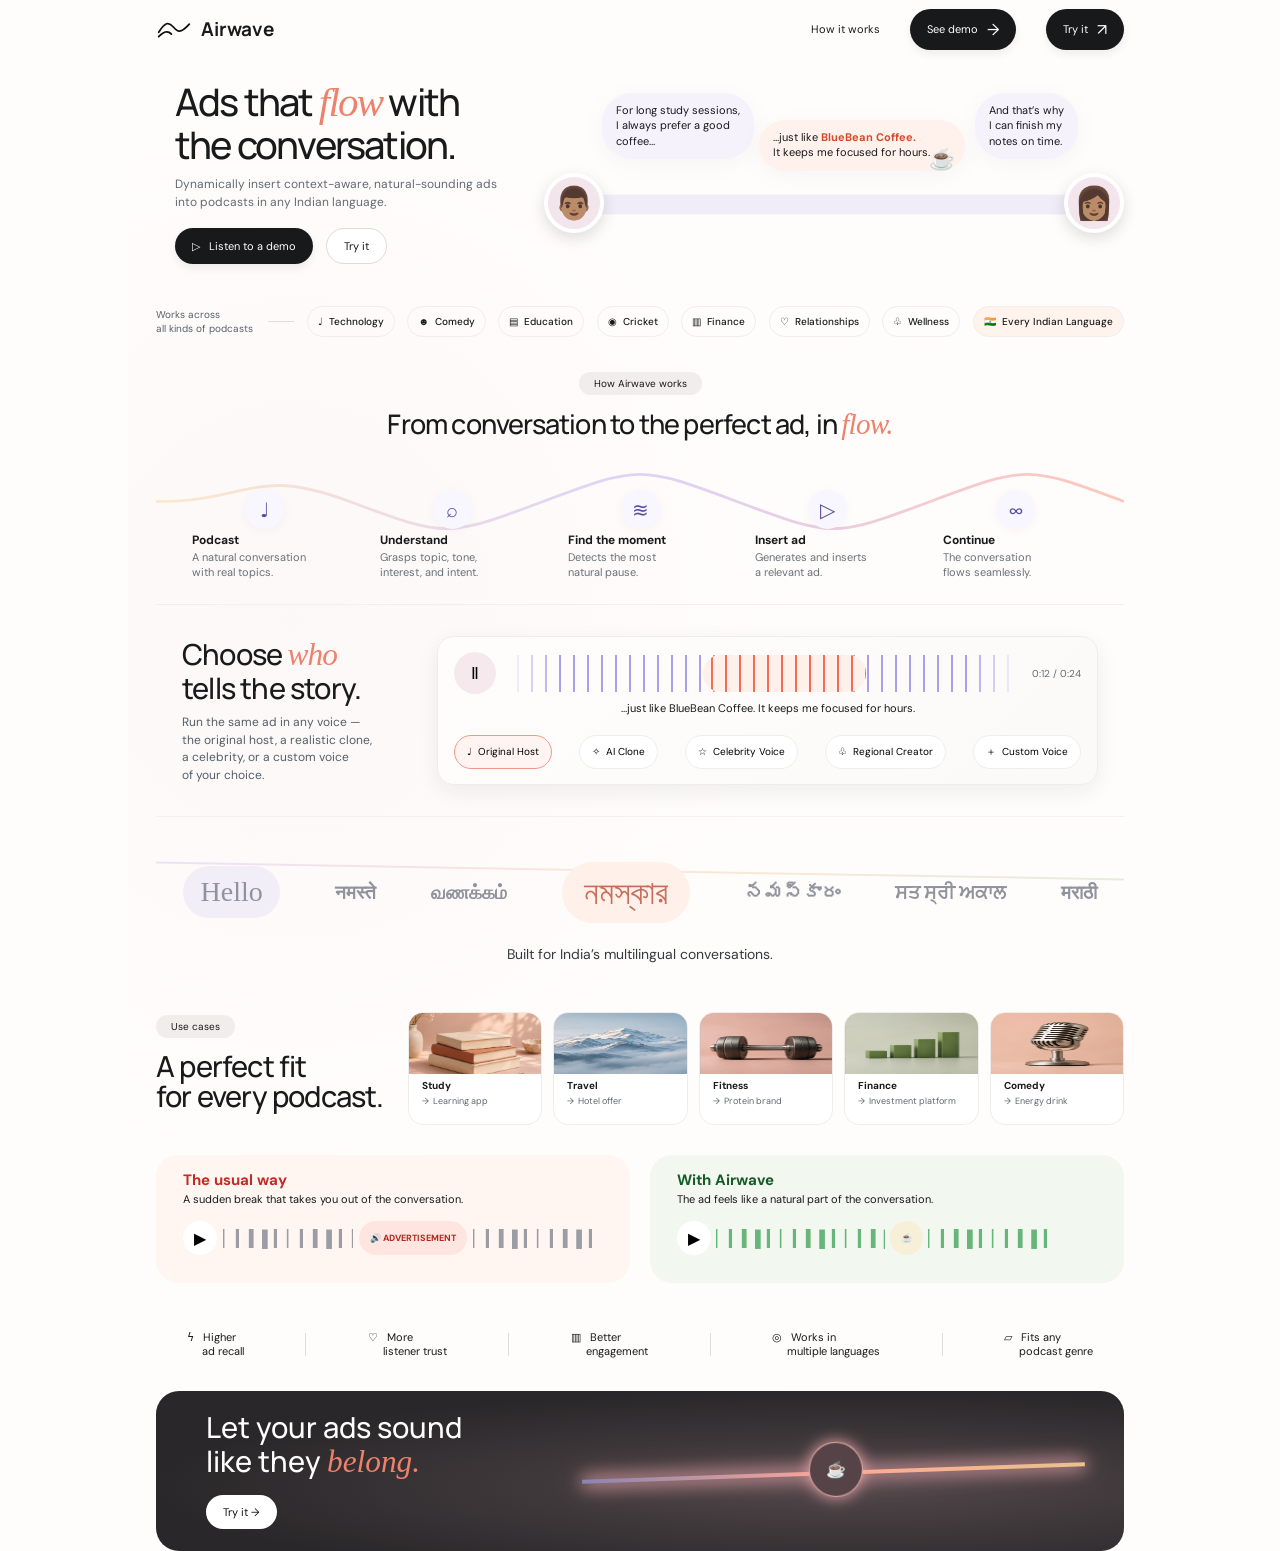
<file: index.html>
<!doctype html><html lang="en"><head><meta charset="utf-8"><meta name="viewport" content="width=device-width,initial-scale=1"><meta name="theme-color" content="#fffdfb"><title>Airwave — Ads that flow with the conversation</title><link rel="preconnect" href="https://fonts.googleapis.com"><link href="https://fonts.googleapis.com/css2?family=DM+Sans:wght@400;500;600;700&family=Manrope:wght@400;500;600;700&display=swap" rel="stylesheet"><link rel="stylesheet" href="landing-v2.css?v=2"></head><body>
<main class="page">
<header><a class="brand" href="#"><svg viewBox="0 0 40 28"><path d="M3 18c7-11 11-12 16-6s8 8 18-3M3 23c6-6 10-7 14-3"/></svg>Airwave</a><nav><a href="#how">How it works</a><a class="dark pill" href="#demo">See demo <b>→</b></a><a class="dark pill try-nav" href="studio.html">Try it <b>↗</b></a></nav></header>
<section class="hero"><div class="copy"><h1>Ads that <em>flow</em> with<br>the conversation.</h1><p>Dynamically insert context-aware, natural-sounding ads<br>into podcasts in any Indian language.</p><div class="actions"><a class="dark pill" href="#demo">▷ &nbsp; Listen to a demo</a><a class="pill outline" href="studio.html">Try it</a></div></div><div class="scene"><div class="bubble left">For long study sessions,<br>I always prefer a good<br>coffee…</div><div class="bubble right">And that’s why<br>I can finish my<br>notes on time.</div><div class="ad">…just like <b>BlueBean Coffee.</b><br>It keeps me focused for hours. <span>☕</span></div><div class="faces"><i>👨🏽</i><i>👩🏽</i></div><div class="sound"><svg viewBox="0 0 700 90" preserveAspectRatio="none"><defs><linearGradient id="wave"><stop stop-color="#aaa0e8"/><stop offset=".5" stop-color="#ff785f"/><stop offset="1" stop-color="#aaa0e8"/></linearGradient></defs><path d="M0 45h700"/><g class="bars"></g></svg></div></div></section>
<section class="categories"><span>Works across<br>all kinds of podcasts</span><i></i><b>♩ &nbsp;Technology</b><b>☻ &nbsp;Comedy</b><b>▤ &nbsp;Education</b><b>◉ &nbsp;Cricket</b><b>▥ &nbsp;Finance</b><b>♡ &nbsp;Relationships</b><b>♧ &nbsp;Wellness</b><b class="india">🇮🇳 &nbsp;Every Indian Language</b></section>
<section id="how" class="how"><label>How Airwave works</label><h2>From conversation to the perfect ad, in <em>flow.</em></h2><div class="steps"><svg viewBox="0 0 1000 100" preserveAspectRatio="none"><defs><linearGradient id="stepwave"><stop stop-color="#ffd9a8"/><stop offset=".5" stop-color="#c3b1f5"/><stop offset="1" stop-color="#ff9a83"/></linearGradient></defs><path d="M0 50c100 0 100-38 200 0s100 38 200 0 100-38 200 0 100 38 200 0 100-38 200 0"/></svg><article><i>♩</i><b>Podcast</b><p>A natural conversation<br>with real topics.</p></article><article><i>⌕</i><b>Understand</b><p>Grasps topic, tone,<br>interest, and intent.</p></article><article><i>≋</i><b>Find the moment</b><p>Detects the most<br>natural pause.</p></article><article><i>▷</i><b>Insert ad</b><p>Generates and inserts<br>a relevant ad.</p></article><article><i>∞</i><b>Continue</b><p>The conversation<br>flows seamlessly.</p></article></div></section>
<section class="voice"><div><h2>Choose <em>who</em><br>tells the story.</h2><p>Run the same ad in any voice —<br>the original host, a realistic clone,<br>a celebrity, or a custom voice<br>of your choice.</p></div><div class="player"><div class="playline"><button aria-label="Play preview">Ⅱ</button><div class="waveform"></div><small>0:12 / 0:24</small></div><p>…just like BlueBean Coffee. It keeps me focused for hours.</p><div class="voices"><button class="selected">♩ &nbsp;Original Host</button><button>✧ &nbsp;AI Clone</button><button>☆ &nbsp;Celebrity Voice</button><button>♧ &nbsp;Regional Creator</button><button>＋ &nbsp;Custom Voice</button></div></div></section>
<section class="languages"><div class="greetings"><span>Hello</span><b>नमस्ते</b><b>வணக்கம்</b><strong>নমস্কার</strong><b>నమస్కారం</b><b>ਸਤ ਸ੍ਰੀ ਅਕਾਲ</b><b>मराठी</b></div><p>Built for India’s multilingual conversations.</p></section>
<section id="cases" class="cases"><div><label>Use cases</label><h2>A perfect fit<br>for every podcast.</h2></div><div class="cards"><article><img src="study-books.png"><b>Study</b><span>→ &nbsp;Learning app</span></article><article><div class="art mountain"></div><b>Travel</b><span>→ &nbsp;Hotel offer</span></article><article><div class="art fitness"></div><b>Fitness</b><span>→ &nbsp;Protein brand</span></article><article><div class="art finance"></div><b>Finance</b><span>→ &nbsp;Investment platform</span></article><article><div class="art comedy"></div><b>Comedy</b><span>→ &nbsp;Energy drink</span></article></div></section>
<section id="demo" class="compare"><article><b>The usual way</b><p>A sudden break that takes you out of the conversation.</p><div class="compare-wave"><button>▶</button><span>▏▎▍▌▎▏▎▍▌▎▏▎▍▌▎</span><strong>🔊 ADVERTISEMENT</strong><span>▏▎▍▌▎▏▎▍▌▎</span></div></article><article><b>With Airwave</b><p>The ad feels like a natural part of the conversation.</p><div class="compare-wave"><button>▶</button><span>▏▎▍▌▎▏▎▍▌▎▏▎▍▌▎</span><strong>☕</strong><span>▏▎▍▌▎▏▎▍▌▎</span></div></article></section>
<section class="benefits"><span>ϟ &nbsp; Higher<br> &nbsp;&nbsp;&nbsp;&nbsp; ad recall</span><i></i><span>♡ &nbsp; More<br> &nbsp;&nbsp;&nbsp;&nbsp; listener trust</span><i></i><span>▥ &nbsp; Better<br> &nbsp;&nbsp;&nbsp;&nbsp; engagement</span><i></i><span>◎ &nbsp; Works in<br> &nbsp;&nbsp;&nbsp;&nbsp; multiple languages</span><i></i><span>▱ &nbsp; Fits any<br> &nbsp;&nbsp;&nbsp;&nbsp; podcast genre</span></section>
<section id="early" class="cta"><h2>Let your ads sound<br>like they <em>belong.</em></h2><a class="pill" href="studio.html">Try it →</a><div class="ctawave"></div></section>
</main><script src="landing-v2.js"></script></body></html>
</file>
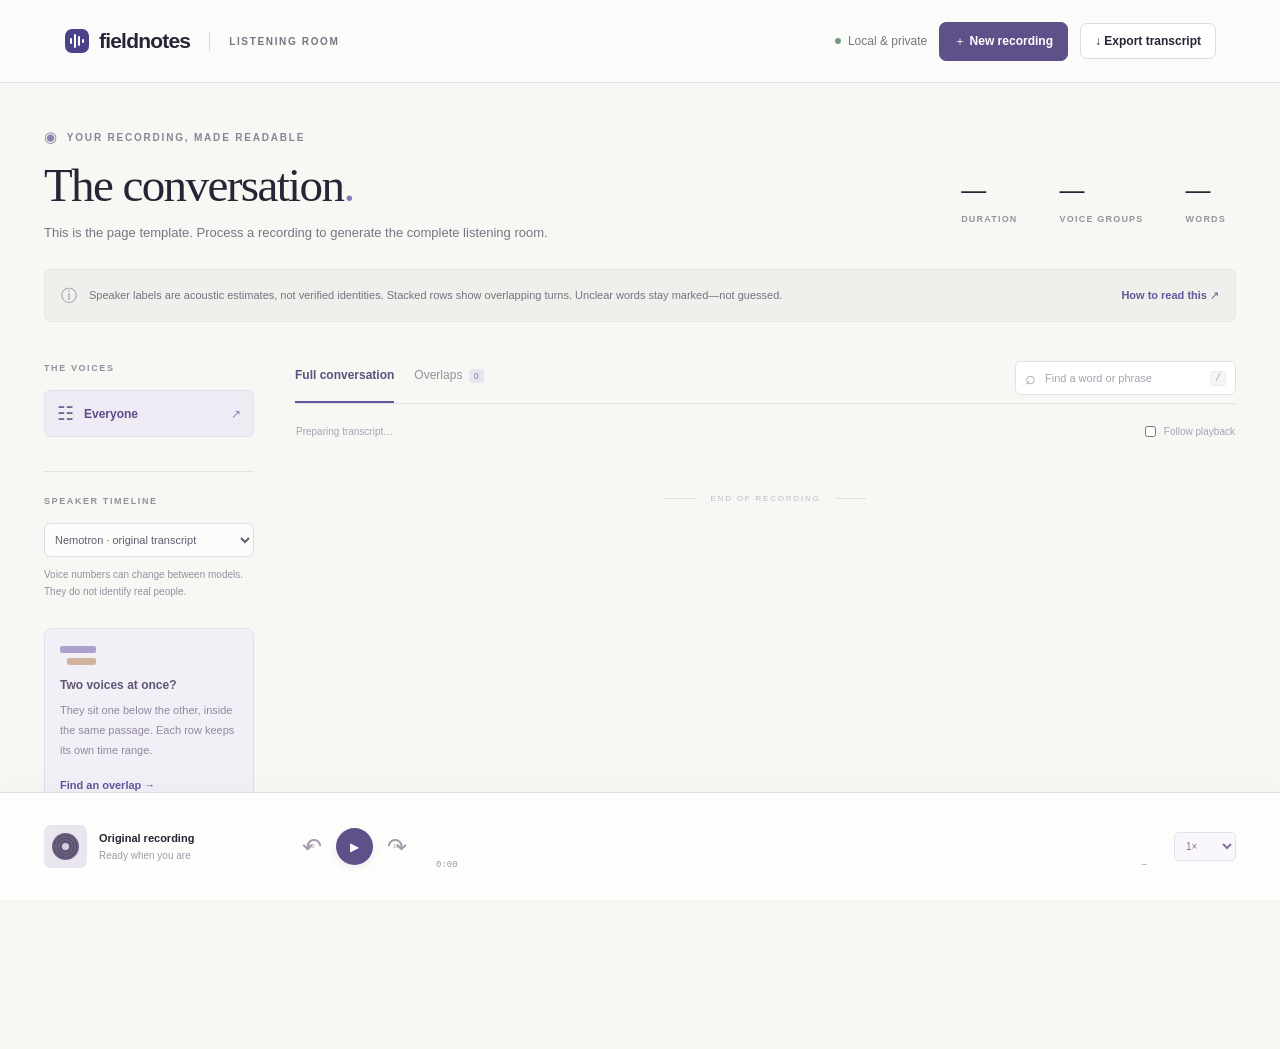
<file: dsp-project/web/recording-viewer/index.html>
<!doctype html>
<html lang="en">
<head>
  <meta charset="utf-8"><meta name="viewport" content="width=device-width, initial-scale=1">
  <title>Fieldnotes — your conversation, transcribed</title>
  <meta name="description" content="A private listening room with timestamped speech, estimated speaker labels and stacked overlapping voices.">
  <link rel="stylesheet" href="viewer.css">
  <link rel="stylesheet" href="upload.css">
</head>
<body>
  <header class="masthead">
    <a class="brand" href="#top" aria-label="Fieldnotes home"><svg width="26" height="26" viewBox="0 0 26 26" fill="none" aria-hidden="true"><rect x="1" y="1" width="24" height="24" rx="7" fill="#4a438b"/><path d="M7 11v4m4-8v12m4-10v8m4-5v2" stroke="white" stroke-width="2" stroke-linecap="round"/></svg>fieldnotes<span class="brand-divider"></span><span class="brand-caption">LISTENING ROOM</span></a>
    <div class="masthead-actions"><span class="private"><span></span>Local & private</span><button class="button new-recording" id="new-recording">＋ New recording</button><button class="button export" id="export">↓ Export transcript</button></div>
  </header>
  <main id="top" class="shell">
    <section class="intro">
      <div class="eyebrow"><span class="tiny-disc">◉</span> YOUR RECORDING, MADE READABLE</div>
      <div class="intro-line"><div><h1>The conversation<span>.</span></h1><p class="filename" id="filename">Loading recording…</p></div><div class="recording-stats"><div><strong id="duration-stat">—</strong><span>DURATION</span></div><div><strong id="voices-stat">—</strong><span>VOICE GROUPS</span></div><div><strong id="words-stat">—</strong><span>WORDS</span></div></div></div>
      <div class="honesty-note"><span aria-hidden="true">ⓘ</span><p>Speaker labels are acoustic estimates, not verified identities. Stacked rows show overlapping turns. Unclear words stay marked—not guessed.</p><button id="about-toggle" class="text-button" aria-expanded="false">How to read this ↗</button></div>
      <section id="about" class="about" hidden><h2>A transcript, not a perfect record.</h2><p id="processing-notice"></p><p>Nemotron estimates who is active. Experimental overlap recovery separates two voices, transcribes them independently and matches them against clean voice references. Only clips passing the signal, identity and recognition gates replace mixed-audio words. “Separated · review” is not a guarantee of correct words. Failed checks retain the uncertain baseline. Three simultaneous voices and speakers without enough clean reference audio remain unresolved.</p><p>Click any timestamp to check the original. Voice numbers can change between models and are not real names. Neither timeline has been checked against human speaker labels for this recording.</p><p id="recovery-summary"></p><details id="recovery-details" hidden><summary>Overlap recovery decisions</summary><ul id="recovery-decisions"></ul></details></section>
    </section>
    <div class="workspace">
      <aside class="sidebar">
        <div class="section-label">THE VOICES <span id="voice-count"></span></div>
        <button class="all-voices selected" id="all-voices"><span class="all-icon">☷</span> Everyone <span>↗</span></button>
        <div id="speakers" class="speaker-list"></div>
        <div class="sidebar-divider"></div>
        <label class="section-label" for="model">SPEAKER TIMELINE</label>
        <select id="model"><option value="nemo_native">Nemotron · original transcript</option><option value="sherpa">Sherpa · comparison</option></select>
        <p class="sidebar-note">Voice numbers can change between models. They do not identify real people.</p>
        <div class="legend-card"><div class="legend-mark"><span></span><span></span></div><h3>Two voices at once?</h3><p>They sit one below the other, inside the same passage. Each row keeps its own time range.</p><button id="first-overlap" class="text-button">Find an overlap →</button></div>
        <div class="sidebar-foot"><span class="lock-icon">▣</span> Processed on this computer.<br>No cloud transcription.</div>
      </aside>
      <section class="conversation" aria-label="Speaker-labelled transcript">
        <div class="transcript-tools"><div class="view-tabs"><button id="all-tab" class="active">Full conversation</button><button id="overlap-tab">Overlaps <span id="overlap-count">0</span></button></div><label class="search"><span aria-hidden="true">⌕</span><input id="search" type="search" placeholder="Find a word or phrase" aria-label="Search transcript"><kbd>/</kbd></label></div>
        <div class="transcript-subhead"><span id="result-count" aria-live="polite">Preparing transcript…</span><label class="follow-label"><input type="checkbox" id="follow"> Follow playback</label></div>
        <div id="transcript" class="transcript"></div>
        <p id="empty" class="empty" hidden>No matching turns. Try another phrase or clear the filters.</p>
        <footer class="transcript-footer"><span class="end-line"></span><span>END OF RECORDING</span><span class="end-line"></span></footer>
      </section>
    </div>
  </main>
  <section class="player" aria-label="Audio playback">
    <div class="player-inner"><div class="player-record"><span class="disc-art"><span></span></span><div><strong>Original recording</strong><span id="now-speaking">Ready when you are</span></div></div><div class="transport"><button id="back" class="icon-button" aria-label="Back 10 seconds">↶<small>10</small></button><button id="play" class="play" aria-label="Play recording">▶</button><button id="forward" class="icon-button" aria-label="Forward 10 seconds">↷<small>10</small></button></div><div class="waveform-container"><div id="waveform" class="waveform" role="slider" tabindex="0" aria-label="Recording position" aria-valuemin="0" aria-valuenow="0"></div><div class="time-line"><span id="current">0:00</span><span id="total">—</span></div></div><label class="speed-label"><span class="sr-only">Playback speed</span><select id="speed"><option value="0.75">0.75×</option><option value="1" selected>1×</option><option value="1.25">1.25×</option><option value="1.5">1.5×</option><option value="2">2×</option></select></label></div>
    <audio id="audio" preload="metadata"></audio>
  </section>
  <script id="recording-data" type="application/json">__RECORDING_DATA__</script>
  <script src="viewer.js"></script>
  <dialog id="upload-dialog" aria-labelledby="upload-title">
    <div class="upload-heading"><div><div class="eyebrow">A NEW CONVERSATION</div><h2 id="upload-title">Bring another voice in.</h2></div><button id="upload-close" class="icon-button" aria-label="Close upload dialog">×</button></div>
    <p class="upload-intro">Choose a recording. We’ll detect speaker turns and transcribe it on this computer, without replacing your current recording.</p>
    <section id="upload-offline" hidden><p>Uploads need the local processing app. This saved HTML page can display a transcript, but cannot run speech models by itself.</p><a id="upload-open-app" class="button new-recording">Open the local app ↗</a><p class="upload-help">If it is not running, start it from the project folder:</p><code>python scripts/serve_recording_viewer.py --directory data/listening-room/sample-podcast --port 5095</code></section>
    <form id="upload-form" hidden>
      <label class="upload-dropzone" for="recording-file"><span class="upload-symbol">↑</span><strong>Choose an audio or meeting recording</strong><span id="upload-types">Checking supported formats…</span><input id="recording-file" type="file" aria-label="Choose a new recording"></label>
      <p id="upload-selected" class="upload-selected">No file selected</p>
      <p class="upload-help">English speech recognition · estimated speaker labels · overlap-aware transcript. Longer recordings can take several minutes.</p>
      <div id="upload-progress-box" hidden><progress id="upload-progress" aria-label="Recording processing"></progress><p id="upload-status" role="status" aria-live="polite"></p></div>
      <p id="upload-error" class="upload-error" role="alert" hidden></p>
      <div class="upload-actions"><span>Only sent to your local app.</span><button id="upload-submit" type="submit" class="button new-recording" disabled>Process recording →</button></div>
    </form>
  </dialog>
  <script src="upload.js"></script>
</body>
</html>
</file>
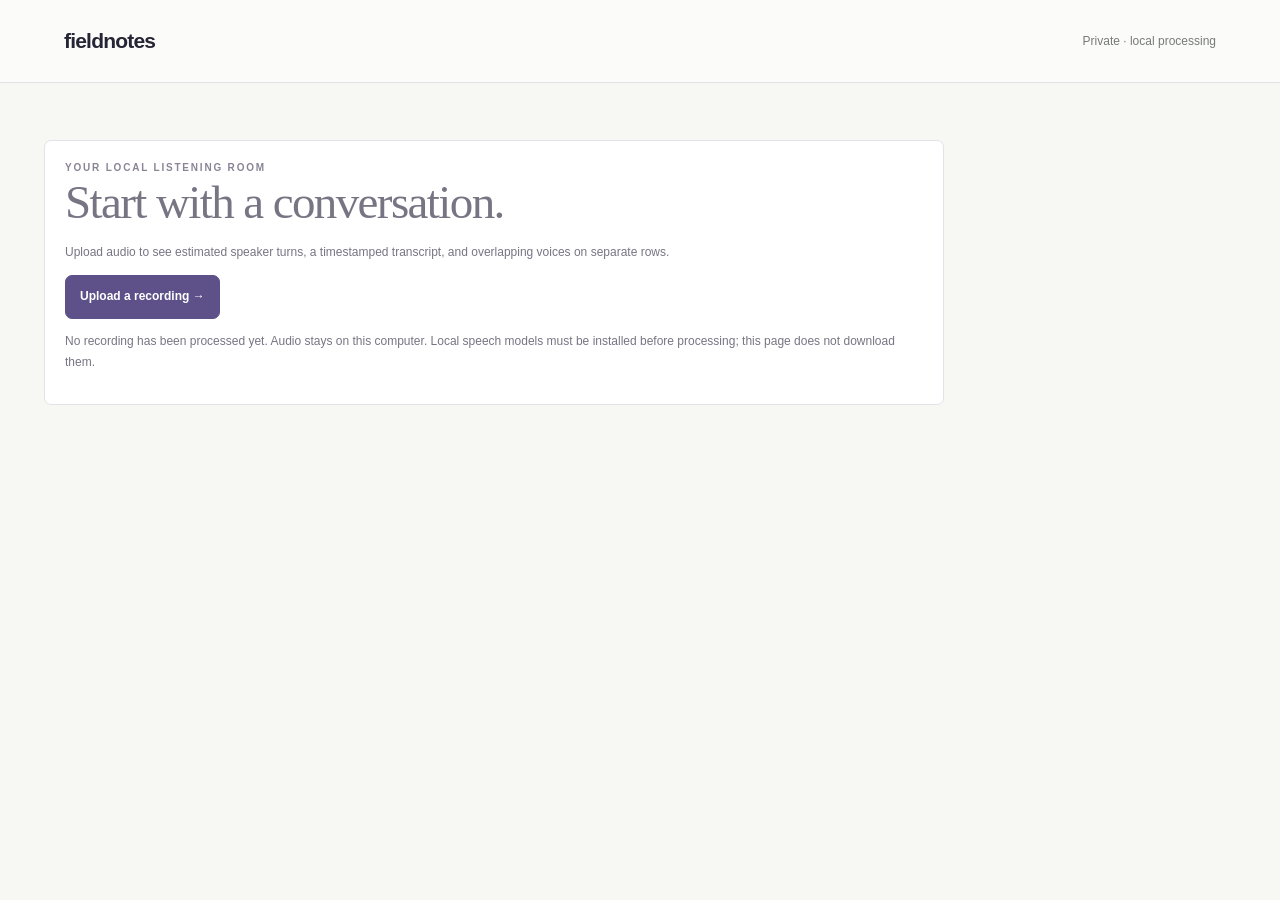
<file: dsp-project/web/recording-viewer/welcome.html>
<!doctype html>
<html lang="en">
<head>
  <meta charset="utf-8"><meta name="viewport" content="width=device-width,initial-scale=1">
  <title>Fieldnotes — upload a conversation</title>
  <link rel="stylesheet" href="viewer.css"><link rel="stylesheet" href="upload.css">
</head>
<body>
  <header class="masthead"><a class="brand" href="/">fieldnotes</a><span class="private">Private · local processing</span></header>
  <main class="shell">
    <section class="about">
      <div class="eyebrow">YOUR LOCAL LISTENING ROOM</div>
      <h1>Start with a conversation.</h1>
      <p>Upload audio to see estimated speaker turns, a timestamped transcript, and overlapping voices on separate rows.</p>
      <button id="new-recording" class="button new-recording">Upload a recording →</button>
      <p>No recording has been processed yet. Audio stays on this computer. Local speech models must be installed before processing; this page does not download them.</p>
    </section>
  </main>
  <dialog id="upload-dialog" aria-labelledby="upload-title">
    <div class="upload-heading"><div><div class="eyebrow">A NEW CONVERSATION</div><h2 id="upload-title">Choose a recording.</h2></div><button id="upload-close" class="icon-button" aria-label="Close upload dialog">×</button></div>
    <p class="upload-intro">Detect speaker turns and transcribe on this computer, without cloud uploads.</p>
    <section id="upload-offline" hidden><p>Start the local server to process recordings.</p><a id="upload-open-app" class="button new-recording">Open the local app ↗</a></section>
    <form id="upload-form" hidden>
      <label class="upload-dropzone" for="recording-file"><span class="upload-symbol">↑</span><strong>Choose an audio or meeting recording</strong><span id="upload-types">Checking supported formats…</span><input id="recording-file" type="file" aria-label="Choose a new recording"></label>
      <p id="upload-selected" class="upload-selected">No file selected</p>
      <p class="upload-help">English recognition · estimated speaker labels · experimental overlap recovery.</p>
      <div id="upload-progress-box" hidden><progress id="upload-progress" aria-label="Recording processing"></progress><p id="upload-status" role="status" aria-live="polite"></p></div>
      <p id="upload-error" class="upload-error" role="alert" hidden></p>
      <div class="upload-actions"><span>Only sent to your local app.</span><button id="upload-submit" type="submit" class="button new-recording" disabled>Process recording →</button></div>
    </form>
  </dialog>
  <script id="recording-data" type="application/json">__RECORDING_DATA__</script>
  <script src="upload.js"></script>
</body>
</html>
</file>
<file: landing-v2.css>
*{box-sizing:border-box}html{scroll-behavior:smooth}body{margin:0;background:#fffdfb;color:#191a1b;font-family:'DM Sans',Arial,sans-serif}.page{width:min(1024px,100%);min-height:1536px;margin:auto;padding:0 28px;background:radial-gradient(ellipse at 16% 40%,#fbf8f7,transparent 42%),#fffdfb;overflow:hidden}header{height:58px;display:flex;align-items:center;justify-content:space-between}.brand{font:700 19px Manrope,sans-serif;display:flex;gap:9px;align-items:center;color:#191a1b}.brand svg{width:36px;fill:none;stroke:#111;stroke-width:2;stroke-linecap:round}a{text-decoration:none;color:inherit}nav{display:flex;align-items:center;gap:30px;font-size:11px}.pill{border-radius:99px;padding:10px 17px;display:inline-flex;align-items:center;justify-content:center;font-size:11px;white-space:nowrap}.dark{background:#18191a;color:#fff;box-shadow:0 4px 10px #0001}.dark b{font-size:16px;margin-left:9px;font-weight:400}.outline{border:1px solid #dedbd9;background:#fff}.hero{height:226px;display:grid;grid-template-columns: .79fr 1.21fr;align-items:center;gap:10px}.copy{padding-left:19px}.copy h1{font:500 38px/.99 Manrope,sans-serif;letter-spacing:-1.8px;margin:0}.copy em,h2 em{font:italic 400 1.08em Georgia,serif;color:#ee806c}.copy p{font-size:12px;line-height:1.5;color:#626a72;margin:11px 0 17px}.actions{display:flex;gap:13px}.scene{height:188px;position:relative}.bubble,.ad{position:absolute;z-index:2;border-radius:30px;background:#f5f2fb;padding:10px 14px;font-size:11px;line-height:1.4;box-shadow:0 5px 20px #847c9410}.left{top:16px;left:10%}.right{top:16px;right:8%}.ad{top:43px;left:37%;background:#fff1eb;min-width:206px;white-space:nowrap}.ad b{color:#ce4c2c}.ad span{position:absolute;right:10px;font-size:24px}.faces{position:absolute;left:0;right:0;top:96px;display:flex;justify-content:space-between;z-index:2}.faces i{font-style:normal;font-size:32px;background:#f2e5ec;border:4px solid white;border-radius:50%;width:60px;height:60px;display:grid;place-items:center;box-shadow:0 5px 15px #0002}.sound{position:absolute;inset:63px 22px 0}.sound svg{width:100%;height:100%;overflow:visible}.sound path{stroke:#ded7f4;stroke-width:15;opacity:.4}.bars{stroke:url(#wave);stroke-width:2;stroke-linecap:round;animation:pulse 1.1s ease-in-out infinite alternate}.categories{height:75px;display:flex;align-items:center;justify-content:space-between;gap:7px}.categories span{font-size:10px;line-height:1.4;color:#58616a;min-width:100px}.categories>i{height:1px;width:26px;background:#ddd}.categories b{font-size:10px;font-weight:500;border:1px solid #f0edeb;border-radius:30px;padding:8px 10px;white-space:nowrap;box-shadow:0 3px 8px #00004}.categories .india{background:#fff4ed}.how{text-align:center;padding-top:12px}.how label,.cases label{display:inline-block;background:#f0edeb;border-radius:20px;padding:5px 15px;font-size:10px}.how h2{font:500 27px Manrope,sans-serif;letter-spacing:-.8px;margin:10px 0 12px}.steps{height:150px;display:flex;justify-content:space-between;position:relative;text-align:left;padding:36px 36px 0}.steps svg{position:absolute;top:0;left:0;width:100%;height:95px}.steps svg path{fill:none;stroke:url(#stepwave);stroke-width:3;opacity:.55}.steps article{z-index:1;width:145px;font-size:12px}.steps article i{display:grid;place-items:center;font-style:normal;color:#594d9b;background:#f8f6ff;border-radius:50%;width:39px;height:39px;margin:0 auto 3px;font-size:20px}.steps article b{display:block}.steps article p{margin:2px 0;color:#687078;font-size:11px;line-height:1.35}.voice{height:213px;border-top:1px solid #f2efec;display:grid;grid-template-columns:235px 1fr;gap:20px;align-items:center;padding:24px 26px}.voice h2,.cases h2{font:500 29px/1.05 Manrope,sans-serif;letter-spacing:-.8px;margin:0 0 11px}.voice p{font-size:12px;line-height:1.45;color:#555e67;margin:0}.player{height:149px;border:1px solid #efedeb;border-radius:17px;padding:15px 16px;box-shadow:0 7px 22px #2221;background:#fffdfc}.playline{display:flex;align-items:center;gap:13px}.playline button,.compare-wave button{border:0;border-radius:50%;background:#f5e9ed;width:42px;height:42px;font-size:16px}.waveform{height:37px;flex:1;background:repeating-linear-gradient(90deg,transparent 0 8px,#aaa0e8 8px 10px,transparent 10px 14px);mask-image:linear-gradient(90deg,transparent,#000 10%,#000 90%,transparent);position:relative}.waveform:after{content:'';position:absolute;left:38%;width:32%;height:100%;background:repeating-linear-gradient(90deg,transparent 0 8px,#f66b54 8px 10px,transparent 10px 14px);background-color:#fff0eb;border-radius:18px}.playline small{font-size:10px;color:#626a72;white-space:nowrap}.player>p{text-align:center;font-size:11px;color:#171819;margin:7px 0 18px}.voices{display:flex;justify-content:space-between;gap:7px}.voices button{border:1px solid #eee;border-radius:30px;background:white;height:34px;padding:0 12px;white-space:nowrap;font:10px 'DM Sans';box-shadow:0 3px 8px #00008}.voices .selected{border-color:#f19988;background:#fff4f1}.languages{height:178px;display:flex;flex-direction:column;align-items:center;justify-content:center;position:relative}.greetings{width:100%;display:flex;align-items:center;justify-content:space-around;position:relative;height:95px}.greetings:before{content:'';position:absolute;inset:25px 0;background:linear-gradient(90deg,#e9daf7,#ffe0ca,#dfe9d8);height:2px;transform:rotate(1deg);opacity:.8}.greetings>*{z-index:1;color:#90939e;font-size:19px}.greetings span{font:28px Georgia;background:#f1eef8;padding:10px 17px;border-radius:28px}.greetings strong{font-size:33px;font-weight:500;color:#c66d5b;background:#fff0e9;border-radius:32px;padding:9px 22px}.languages p{margin:5px 0;font-size:14px;color:#343b40}.cases{height:146px;display:grid;grid-template-columns:230px 1fr;gap:22px;align-items:center}.cases h2{margin-top:13px}.cards{display:grid;grid-template-columns:repeat(5,1fr);gap:11px}.cards article{height:113px;border:1px solid #efedeb;border-radius:15px;overflow:hidden;background:white;display:flex;flex-direction:column;padding-bottom:8px;box-shadow:0 4px 12px #00006}.cards img,.art{height:61px;width:100%;object-fit:cover}.cards b,.cards span{font-size:10px;margin:5px 13px 0}.cards span{margin-top:3px;color:#606870;font-size:9px}.art{display:grid;place-items:center;font-size:33px;color:#a88d7d;background:linear-gradient(145deg,#fff0e7,#f5e1d7)}.mountain{background:linear-gradient(160deg,#e9eff3,#c5d1d9)}.fitness{background:#f5e9e5}.finance{background:#eaf3e9;color:#62ad77}.comedy{background:#fff0e8}.compare{height:156px;display:grid;grid-template-columns:1fr 1fr;gap:20px;align-items:center}.compare article{height:128px;border-radius:22px;background:#fff5f1;padding:14px 27px}.compare article+article{background:#f2f7f0}.compare article>b{font-size:15px;color:#c22b23}.compare article+article>b{color:#145b28}.compare p{font-size:11px;margin:2px 0 12px}.compare-wave{display:flex;align-items:center;gap:6px;height:40px}.compare-wave button{width:34px;height:34px;background:white}.compare-wave span{color:#9b9ca4;letter-spacing:1px;white-space:nowrap;overflow:hidden}.compare article+article .compare-wave span{color:#68b57b}.compare-wave strong{font-size:9px;color:#b3261e;background:#ffe5df;padding:11px;border-radius:18px;white-space:nowrap}.compare article+article .compare-wave strong{color:#6d4f26;background:#f8efd9}.benefits{height:94px;display:flex;justify-content:space-around;align-items:center;font-size:11px;line-height:1.3}.benefits>i{height:23px;width:1px;background:#ddd}.cta{height:160px;border-radius:23px;background:radial-gradient(ellipse at 72% 60%,#494246,#242325 70%);color:white;padding:21px 50px;position:relative;overflow:hidden}.cta h2{font:500 29px/1.1 Manrope,sans-serif;margin:0 0 15px}.cta .pill{background:#fff;color:#141414}.ctawave{position:absolute;right:4%;top:50%;width:52%;height:3px;background:linear-gradient(90deg,#8985b2,#ffa895,#eac28b);transform:rotate(-2deg);box-shadow:0 0 18px #ecadb5}.ctawave:before{content:'☕';position:absolute;left:45%;top:-29px;border-radius:50%;padding:16px;background:#564347;border:1px solid #d8aaa0}.dark:hover,.pill:hover{transform:translateY(-1px)}@keyframes pulse{from{opacity:.4;transform:scaleY(.7)}to{opacity:1;transform:scaleY(1.1)}}@media(max-width:760px){.page{padding:0 18px;min-height:100vh}header{height:60px}nav{gap:12px}nav>a:not(.pill){display:none}.hero{height:auto;grid-template-columns:1fr;padding:24px 0 10px}.copy{padding:0}.copy h1{font-size:38px}.scene{height:160px}.categories{height:auto;min-height:100px;flex-wrap:wrap;justify-content:center;padding:15px 0}.categories span{width:100%;text-align:center}.categories>i{display:none}.how h2{font-size:23px}.steps{height:auto;min-height:285px;display:grid;grid-template-columns:1fr 1fr;padding:20px 8px;gap:12px}.steps svg{display:none}.steps article{width:auto}.voice{height:auto;grid-template-columns:1fr;padding:24px 0}.player{width:100%;overflow:hidden}.voices{overflow:auto}.languages{height:140px}.greetings>*{font-size:12px}.greetings span{font-size:18px}.greetings strong{font-size:19px;padding:8px}.cases{height:auto;grid-template-columns:1fr;padding:20px 0}.cards{grid-template-columns:repeat(2,1fr)}.cards article:nth-child(n+5){display:none}.compare{height:auto;grid-template-columns:1fr;padding:15px 0}.benefits{height:auto;flex-wrap:wrap;gap:15px;padding:20px 0}.benefits>i{display:none}.cta{height:160px;padding:20px}.cta h2{font-size:23px}.ctawave{right:-20%;width:60%;opacity:.6}}

.art{background-image:url('use-cases-strip.png');background-size:400% 100%;background-repeat:no-repeat}.art.mountain{background-position:0 50%}.art.fitness{background-position:33.333% 50%}.art.finance{background-position:66.666% 50%}.art.comedy{background-position:100% 50%}.cards img{object-position:center 55%}.sound{top:67px}.ad span{font-size:21px}.cta{background:radial-gradient(ellipse at 72% 60%,#51464a,#292729 72%)}.ctawave{height:4px;filter:drop-shadow(0 0 8px #f3a9ae)}.steps article i{box-shadow:0 2px 8px #8e7bac12}.voice{border-bottom:1px solid #f3f0ee}.player{background:linear-gradient(135deg,#fffdfc,#fcfaf9)}

.compare{min-width:0}.compare article{min-width:0;overflow:hidden}.compare-wave{min-width:0;width:100%;overflow:hidden}.compare-wave span{flex:1;min-width:0}.compare-wave strong{flex:0 0 auto}.compare article+article .compare-wave span:last-child{flex:1}.compare article+article .compare-wave{gap:5px}
</file>
<file: dsp-project/web/recording-viewer/viewer.css>
:root{--ink:#262535;--muted:#777583;--paper:#f7f7f4;--line:#e3e2e8;--purple:#62569c;--purple-light:#eeebf8;--white:#fff;--player-height:108px;font-family:Inter,"Segoe UI",Arial,sans-serif;color:var(--ink);background:var(--paper);font-synthesis:none}*{box-sizing:border-box}body{margin:0;font-size:14px}button,input,select{font:inherit}button,a,input,select{-webkit-tap-highlight-color:transparent}button{cursor:pointer}button:focus-visible,input:focus-visible,select:focus-visible,a:focus-visible,[tabindex]:focus-visible{outline:3px solid #aba0da;outline-offset:4px}button{color:inherit}button:disabled{opacity:.45;cursor:wait}a{text-decoration:none;color:inherit}[hidden]{display:none!important}.masthead{height:83px;border-bottom:1px solid var(--line);display:flex;align-items:center;justify-content:space-between;padding:0 5%;background:#fbfbf9}.brand{display:flex;align-items:center;gap:9px;font-size:21px;letter-spacing:-.8px;font-weight:750}.brand-divider{height:19px;border-left:1px solid #d7d6de;margin:0 10px}.brand-caption{font-size:10px;letter-spacing:1.65px;font-weight:600;color:var(--muted)}.masthead-actions{display:flex;align-items:center;gap:25px}.private{font-size:12px;color:#777b78;display:flex;align-items:center;gap:7px}.private>span{width:6px;height:6px;border-radius:50%;background:#71997e}.button{border:1px solid #dcdbe2;background:#fff;border-radius:7px;padding:10px 14px;font-size:12px;font-weight:600}.button:hover{border-color:#aaa4c2;background:#f9f8fc}.shell{max-width:1300px;margin:0 auto;padding:45px 44px calc(var(--player-height) + 30px)}.eyebrow{font-size:10px;letter-spacing:1.8px;font-weight:700;color:#8a8496;display:flex;align-items:center;gap:8px}.tiny-disc{font-size:15px;color:#8c83b0}.intro-line{display:flex;justify-content:space-between;align-items:center;gap:30px;margin:14px 0 29px}h1{font-family:Georgia,"Times New Roman",serif;font-weight:400;font-size:47px;line-height:1.1;letter-spacing:-1.6px;margin:0 0 13px}h1>span{color:#8978bd}.filename{font-size:13px;color:var(--muted);margin:0;overflow-wrap:anywhere}.recording-stats{display:flex;gap:42px;padding-right:10px}.recording-stats div{display:flex;flex-direction:column;gap:9px}.recording-stats strong{font-size:25px;font-weight:500;letter-spacing:-.8px;font-variant-numeric:tabular-nums}.recording-stats span{font-size:9px;letter-spacing:1.2px;color:#96939d;font-weight:650}.honesty-note{display:flex;align-items:center;gap:12px;padding:13px 16px;background:#efefeb;border:1px solid #e7e7e0;border-radius:7px;color:#767380;font-size:11px;line-height:1.6}.honesty-note>span{font-size:16px;color:#9a94ac}.honesty-note p{margin:0;flex:1}.text-button{border:0;padding:0;background:transparent;color:var(--purple);font-weight:600;font-size:11px;text-align:left;white-space:nowrap}.text-button:hover{text-decoration:underline}.about{padding:18px 20px;background:#fff;border:1px solid var(--line);border-radius:7px;margin-top:12px;max-width:900px;line-height:1.8;font-size:12px;color:var(--muted)}.about h2{color:var(--ink);font-size:15px}.workspace{display:grid;grid-template-columns:210px minmax(0,1fr);gap:41px;margin-top:39px}.sidebar{padding-top:2px;align-self:start;position:sticky;top:25px}.section-label{font-size:9px;letter-spacing:1.6px;font-weight:750;color:#92909b;display:flex;align-items:center;justify-content:space-between;margin-bottom:17px}.section-label span{font-size:10px;color:#aaa6b4}.all-voices{width:100%;border:1px solid transparent;background:none;padding:11px 12px;display:flex;align-items:center;gap:10px;font-size:12px;font-weight:600;border-radius:6px;text-align:left}.all-voices>span:last-child{margin-left:auto;color:#8d80b5}.all-icon{font-size:19px;color:#74649e}.all-voices.selected{background:#eeebf5;border-color:#e4deef;color:#5d4b86}.speaker-list{display:flex;flex-direction:column;gap:7px;margin-top:10px}.speaker-button{border:1px solid transparent;background:transparent;border-radius:7px;display:grid;grid-template-columns:29px 1fr;gap:9px;width:100%;padding:10px 8px;text-align:left;align-items:start}.speaker-button:hover,.speaker-button.selected{background:#fff;border-color:var(--line)}.speaker-avatar{width:28px;height:28px;background:var(--speaker-bg);color:var(--speaker);border:1px solid color-mix(in srgb,var(--speaker),transparent 80%);border-radius:50%;font-size:10px;font-weight:700;display:grid;place-items:center;flex-shrink:0}.speaker-name{font-size:12px;font-weight:600;display:block;margin-top:1px}.speaker-meta{font-size:10px;color:#9995a3;display:block;margin:5px 0 7px}.speaker-meter{height:3px;background:#e9e7ed;width:100%;border-radius:8px;display:block;overflow:hidden}.speaker-meter i{display:block;height:100%;background:var(--speaker);opacity:.55;border-radius:8px}.sidebar-divider{border-top:1px solid var(--line);margin:24px 0}.sidebar select{border:1px solid #dedce6;background:#fcfcfa;padding:9px 6px;border-radius:6px;color:#625c73;width:100%;font-size:11px}.sidebar-note{color:#96919f;font-size:10px;line-height:1.7;margin-top:9px}.legend-card{margin-top:28px;border:1px solid #e1ddeb;background:#f2f0f7;border-radius:8px;padding:17px 15px}.legend-mark{display:flex;flex-direction:column;gap:5px;margin-bottom:13px;width:36px}.legend-mark span{height:7px;border-radius:2px;background:#aca0ce}.legend-mark span:last-child{margin-left:7px;background:#d0b49d}.legend-card h3{margin:0;font-size:12px;font-weight:650;color:#615673}.legend-card p{font-size:11px;color:#91879f;line-height:1.8;margin:9px 0 15px}.sidebar-foot{margin:30px 3px;font-size:10px;line-height:1.9;color:#a4a0aa}.lock-icon{font-size:12px}.transcript-tools{display:flex;align-items:center;justify-content:space-between;gap:12px;border-bottom:1px solid var(--line);min-height:43px}.view-tabs{display:flex;align-self:stretch;gap:20px}.view-tabs button{border:0;border-bottom:2px solid transparent;background:none;padding:0 0 13px;font-size:12px;white-space:nowrap;color:#96919f}.view-tabs button.active{border-bottom-color:var(--purple);color:#5f517e;font-weight:650}.view-tabs button span{background:#e9e6f0;color:#8776a7;padding:2px 5px;border-radius:4px;font-size:9px;margin-left:3px}.search{display:flex;align-items:center;border:1px solid #e2e0e7;background:#fff;border-radius:6px;padding:7px 9px;gap:7px;margin-bottom:8px;max-width:230px;color:#a29aa9}.search>span{font-size:18px;line-height:1}.search input{border:0;background:none;min-width:0;width:160px;font-size:11px;outline:none;color:#514c5e}.search input::placeholder{color:#a8a1af}.search kbd{font-size:10px;background:#f5f4f6;border:1px solid #eceaf0;border-radius:3px;padding:1px 4px;color:#aaa1b2}.transcript-subhead{display:flex;align-items:center;justify-content:space-between;gap:10px;padding:19px 1px;font-size:10px;color:#aaa3b1}.follow-label{display:flex;align-items:center;gap:5px;white-space:nowrap}.follow-label input{accent-color:var(--purple);width:11px;height:11px}.transcript{display:flex;flex-direction:column;gap:13px}.passage{scroll-margin-top:30px}.passage.overlap-passage{background:#f0edf6;padding:11px;border:1px solid #e3ddec;border-radius:9px}.overlap-heading{display:flex;justify-content:space-between;align-items:center;font-size:9px;letter-spacing:.8px;color:#9585ac;font-weight:650;padding:1px 2px 10px;gap:12px}.overlap-heading span:last-child{letter-spacing:0;font-weight:400;font-variant-numeric:tabular-nums}.turn{padding:19px 21px 19px 18px;border:1px solid #e6e3e9;background:#fff;border-radius:7px;display:grid;grid-template-columns:58px minmax(0,1fr);gap:15px;transition:border-color .18s,box-shadow .18s;position:relative}.overlap-passage .turn+.turn{margin-top:8px}.turn.active{border-color:var(--speaker);box-shadow:0 0 0 2px color-mix(in srgb,var(--speaker),transparent 90%)}.turn.active::before{content:"";position:absolute;left:-1px;top:13px;bottom:13px;width:3px;background:var(--speaker);border-radius:3px}.timestamp{border:0;background:none;color:#a19ba9;font-size:10px;line-height:1.7;padding:3px 0 0;text-align:left;font-family:"Cascadia Code",Consolas,monospace;height:fit-content;font-variant-numeric:tabular-nums}.timestamp:hover{color:var(--purple)}.timestamp small{display:block;font-size:9px;color:#bbb4c1}.turn-head{display:flex;align-items:center;gap:8px;min-height:24px;margin-bottom:9px;flex-wrap:wrap}.turn-head .speaker-avatar{width:23px;height:23px;font-size:8px}.turn-name{font-size:11px;font-weight:700;color:var(--speaker)}.turn-head .confidence-note{margin-left:auto;font-size:9px;color:#b0a0b7;border:1px solid #eee7ef;padding:3px 5px;border-radius:4px}.turn-text{font-size:15px;line-height:1.85;letter-spacing:.02px;color:#514c5a;white-space:pre-wrap;margin:0;overflow-wrap:anywhere}.turn-text.unresolved{font-style:italic;font-size:12px;color:#a59bad;line-height:1.9}.empty{padding:50px 20px;text-align:center;color:#8c8395;font-size:13px;line-height:1.8}.transcript-footer{display:flex;align-items:center;justify-content:center;gap:15px;padding:35px 0 10px;color:#c0b9c8;font-size:8px;letter-spacing:1.8px}.end-line{height:1px;width:30px;background:#e1dce6}.player{position:fixed;left:0;right:0;bottom:0;background:rgba(253,253,251,.97);border-top:1px solid #dedce5;backdrop-filter:blur(12px);z-index:10;height:var(--player-height);box-shadow:0 -7px 28px #35303d06}.player-inner{max-width:1300px;padding:23px 44px;margin:auto;display:flex;align-items:center;gap:27px;height:100%}.player-record{display:flex;align-items:center;gap:12px;min-width:229px}.disc-art{display:grid;place-items:center;width:43px;height:43px;background:#e9e6ef;border-radius:7px}.disc-art>span{height:27px;width:27px;border-radius:50%;background:repeating-radial-gradient(#6c6380 0px,#6c6380 1px,#574e6d 2px,#574e6d 3px);position:relative}.disc-art>span::after{content:"";position:absolute;inset:10px;background:#d5cfe1;border-radius:50%}.player-record strong{display:block;font-size:11px;font-weight:650;margin-bottom:6px}.player-record div>span{font-size:10px;color:#a39baa;display:block;max-width:177px;overflow:hidden;text-overflow:ellipsis;white-space:nowrap}.transport{display:flex;align-items:center;gap:12px}.play{height:37px;width:37px;display:grid;place-items:center;border:0;border-radius:50%;background:#5e5088;color:#fff;font-size:12px;padding:0;box-shadow:0 3px 7px #4f407a19}.play:hover{background:#4c3c74}.icon-button{border:0;background:none;position:relative;font-size:24px;color:#a49baa;padding:0;line-height:1;width:24px}.icon-button small{position:absolute;left:8px;top:8px;font-size:6px}.waveform-container{flex:1;min-width:0}.waveform{width:100%;height:33px;cursor:pointer}.waveform svg{display:block;width:100%;height:33px}.time-line{display:flex;justify-content:space-between;margin-top:4px;font-family:Consolas,monospace;font-size:9px;color:#a198aa}.speed-label select{border:1px solid #e5e0eb;background:#f9f7fb;font-size:10px;padding:7px;color:#847395;border-radius:5px}.sr-only{position:absolute;width:1px;height:1px;overflow:hidden;clip:rect(0,0,0,0)}@media(min-width:1500px){.shell{padding-top:55px}.workspace{gap:55px}.turn-text{font-size:16px}}@media(max-width:1000px){.shell{padding:30px 26px 140px}.workspace{grid-template-columns:165px minmax(0,1fr);gap:24px}.recording-stats{gap:24px}.player-inner{padding:20px 26px;gap:20px}.player-record{min-width:180px}.view-tabs{gap:12px}.search{max-width:170px}.search input{width:110px}.confidence-note{display:none}.turn{padding:15px;gap:8px;grid-template-columns:50px minmax(0,1fr)}}@media(max-width:730px){:root{--player-height:115px}.masthead{height:66px;padding:0 20px}.brand-caption,.brand-divider,.private{display:none}.brand{font-size:19px}.button{padding:8px 10px;font-size:10px}.shell{padding:28px 18px 145px}.intro-line{display:block;margin-bottom:22px}h1{font-size:39px}.recording-stats{margin-top:25px;gap:35px}.recording-stats strong{font-size:21px}.recording-stats span{font-size:8px}.honesty-note{align-items:start;font-size:10px;padding:12px}.honesty-note .text-button{display:none}.workspace{display:block;margin-top:25px}.sidebar{position:static}.sidebar>.section-label,.sidebar-divider,.sidebar>label,.sidebar>select,.sidebar-note,.legend-card,.sidebar-foot{display:none}.all-voices{width:auto;display:inline-flex;padding:7px 10px;vertical-align:middle;font-size:11px}.all-voices>span:last-child{display:none}.speaker-list{display:inline;margin:0}.speaker-button{display:inline-flex;width:auto;gap:6px;padding:5px 8px;vertical-align:middle}.speaker-avatar{height:22px;width:22px;font-size:8px}.speaker-name{font-size:10px;margin-top:3px}.speaker-meta,.speaker-meter{display:none}.conversation{margin-top:20px}.transcript-tools{align-items:stretch;flex-wrap:wrap;gap:8px}.view-tabs{min-height:37px;flex:1}.view-tabs button{font-size:11px;padding-bottom:9px}.search{max-width:160px;height:30px}.search input{width:115px;font-size:10px}.search kbd{display:none}.transcript-subhead{padding:14px 0}.turn{grid-template-columns:43px minmax(0,1fr);padding:14px 12px;gap:8px}.turn-text{font-size:14px;line-height:1.8}.turn-head{margin-bottom:7px}.turn-head .confidence-note{display:none}.timestamp{font-size:9px}.timestamp small{font-size:8px}.overlap-passage{padding:8px!important}.overlap-heading{font-size:8px;letter-spacing:.2px}.player-inner{padding:12px 18px;gap:14px;flex-wrap:wrap;justify-content:space-between}.player-record{min-width:0;flex:1}.disc-art{height:34px;width:34px}.disc-art>span{height:24px;width:24px}.disc-art>span::after{inset:9px}.transport{gap:12px;order:2}.waveform-container{order:4;flex-basis:100%;height:30px}.waveform,.waveform svg{height:21px}.time-line{margin-top:1px;font-size:8px}.speed-label{order:3}.player-record strong{font-size:10px;margin-bottom:4px}.player-record div>span{font-size:9px}.play{height:31px;width:31px}}@media(prefers-reduced-motion:reduce){*{scroll-behavior:auto!important;transition:none!important}}
</file>
<file: dsp-project/web/recording-viewer/upload.css>
.new-recording{background:#5e5088;color:#fff;border-color:#5e5088}.new-recording:hover{background:#4c3c74;border-color:#4c3c74;color:#fff}.masthead-actions{gap:12px}
#upload-dialog{width:min(580px,calc(100vw - 30px));border:1px solid #e0dae8;border-radius:14px;padding:28px;background:#fcfcfa;color:#353040;box-shadow:0 24px 100px #21172c35;max-height:90vh;overflow:auto}
#upload-dialog::backdrop{background:#27212f70;backdrop-filter:blur(3px)}.upload-heading{display:flex;justify-content:space-between;align-items:start;gap:16px}.upload-heading h2{font-family:Georgia,serif;font-size:30px;letter-spacing:-.7px;font-weight:400;margin:11px 0}.upload-intro{font-size:13px;line-height:1.8;color:#8c8397;margin:8px 0 24px}.upload-dropzone{display:flex;flex-direction:column;align-items:center;gap:12px;border:1px dashed #c5b8d7;border-radius:9px;background:#f4f1f8;padding:22px 16px;cursor:pointer;text-align:center}.upload-symbol{width:36px;height:36px;background:#e7dfef;color:#7b649d;border-radius:50%;display:grid;place-items:center;font-size:24px}.upload-dropzone strong{font-size:13px;font-weight:600}.upload-dropzone>span:last-of-type{font-size:11px;color:#9c90a8}.upload-dropzone input{max-width:100%;font-size:11px;margin-top:4px;color:#8c8199}.upload-selected{font-size:12px;color:#6a5b80;overflow-wrap:anywhere;margin-bottom:18px}.upload-help{font-size:11px;color:#a095ac;line-height:1.8}.upload-actions{border-top:1px solid #e7e1ec;margin-top:22px;padding-top:18px;display:flex;align-items:center;justify-content:space-between;gap:10px}.upload-actions>span{font-size:10px;color:#a59aaa}.upload-error{font-size:12px;color:#a54657;background:#fbebee;padding:11px;border-radius:6px;line-height:1.7}.upload-heading .icon-button{font-size:26px}.upload-actions .button{font-size:12px}#upload-status{font-size:12px;line-height:1.8;color:#78628e}#upload-progress{width:100%;height:6px;accent-color:#7f699f}#upload-offline{font-size:12px;line-height:1.8;color:#81748f}#upload-offline .button{display:inline-block;text-decoration:none;margin:9px 0}#upload-offline code{display:block;background:#f0edf4;padding:12px;font-size:11px;overflow-wrap:anywhere;border-radius:6px;white-space:normal}
@media(max-width:730px){.masthead{padding:0 12px}.masthead-actions{gap:7px}.masthead-actions .button{padding:8px;font-size:9px}.masthead-actions .export{display:none}#upload-dialog{padding:21px}.upload-heading h2{font-size:26px}.upload-actions{align-items:start;flex-direction:column}.upload-actions .button{width:100%}.sidebar #model{display:block;width:100%;margin-top:15px}.sidebar .sidebar-note{display:block}}
</file>
